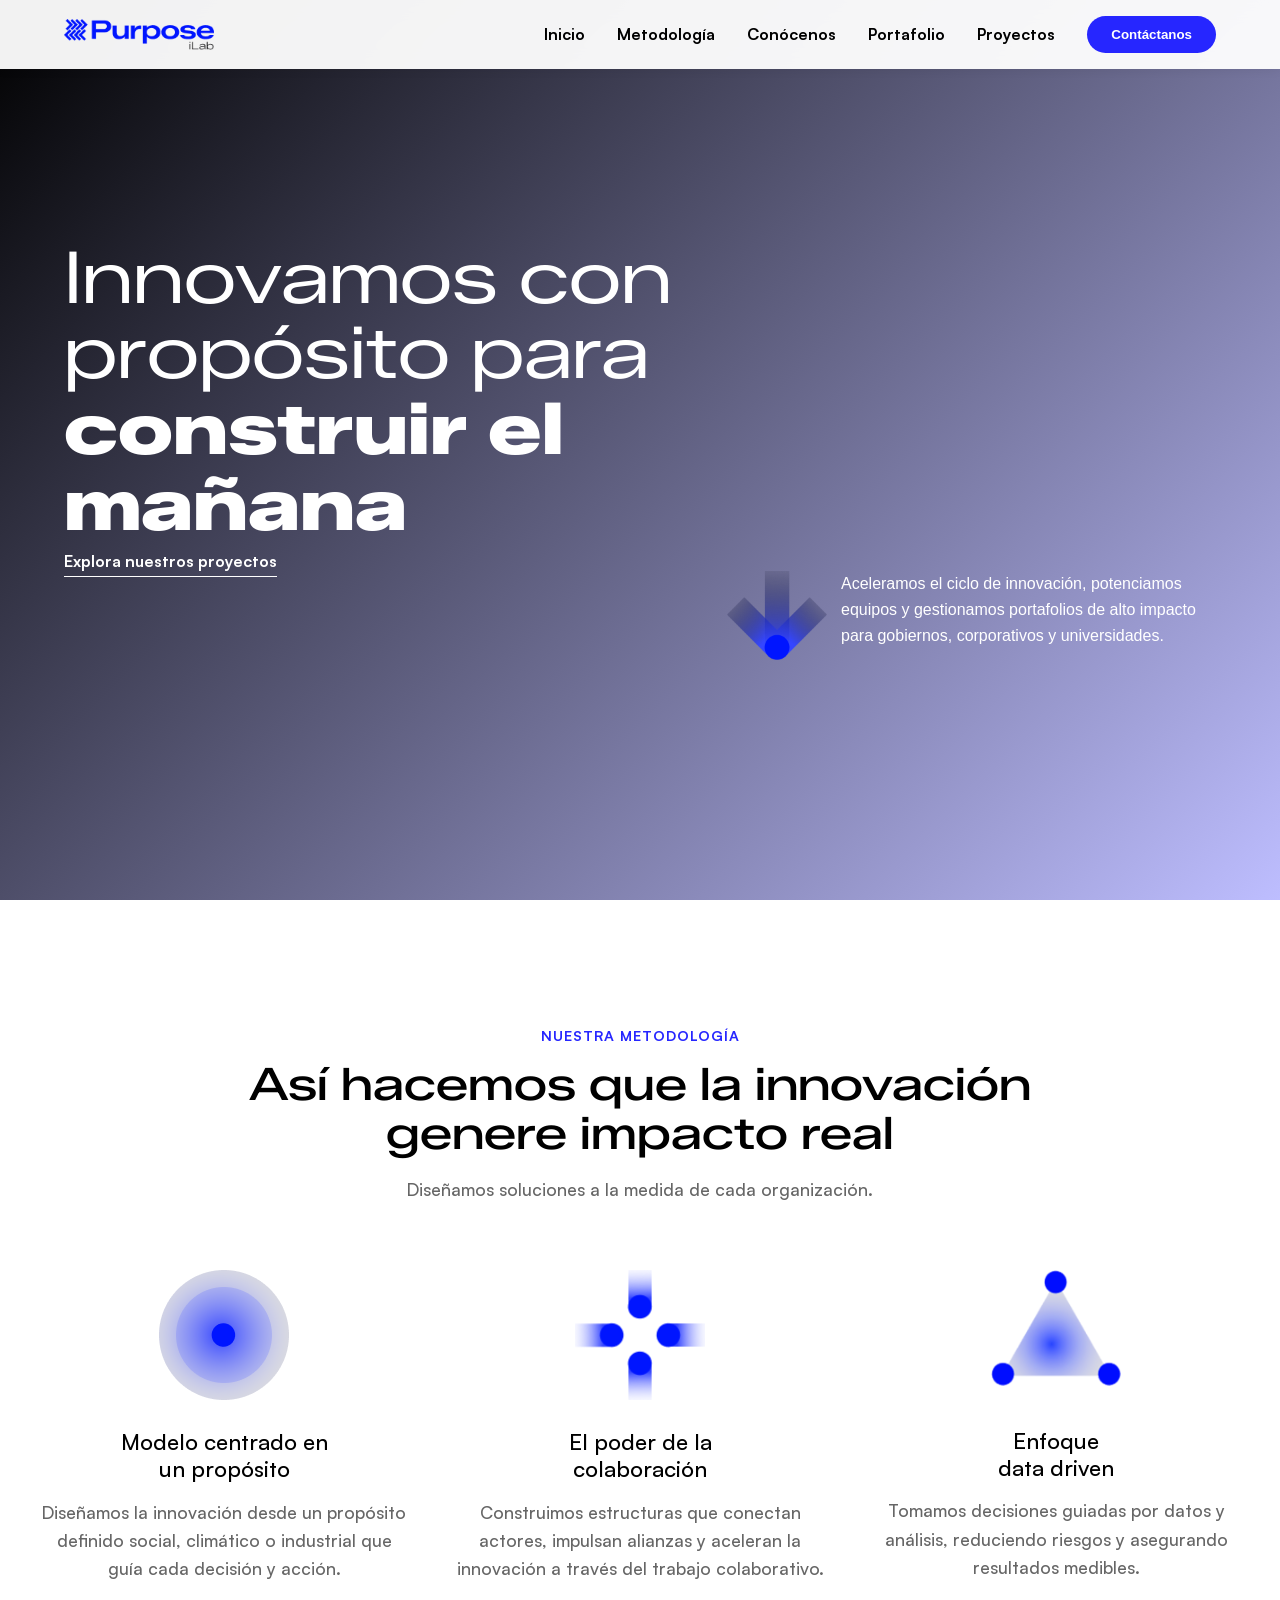
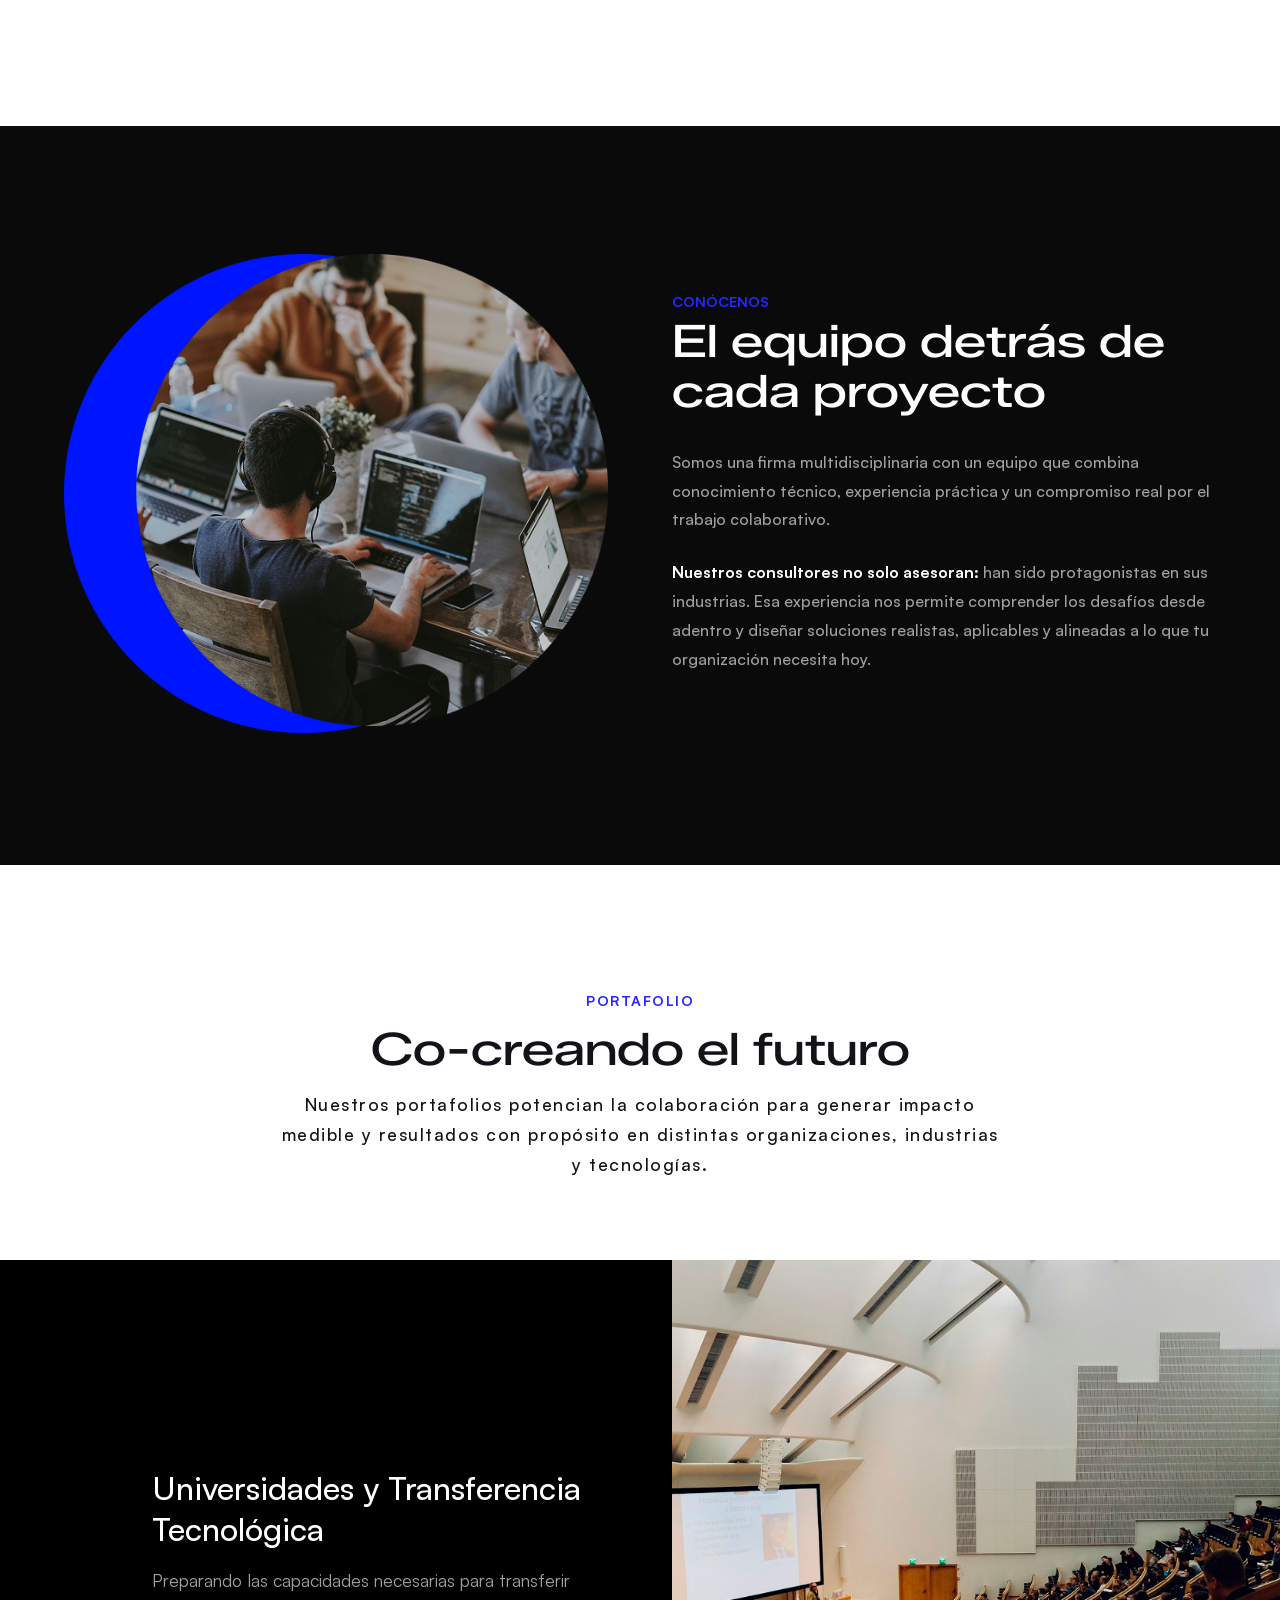
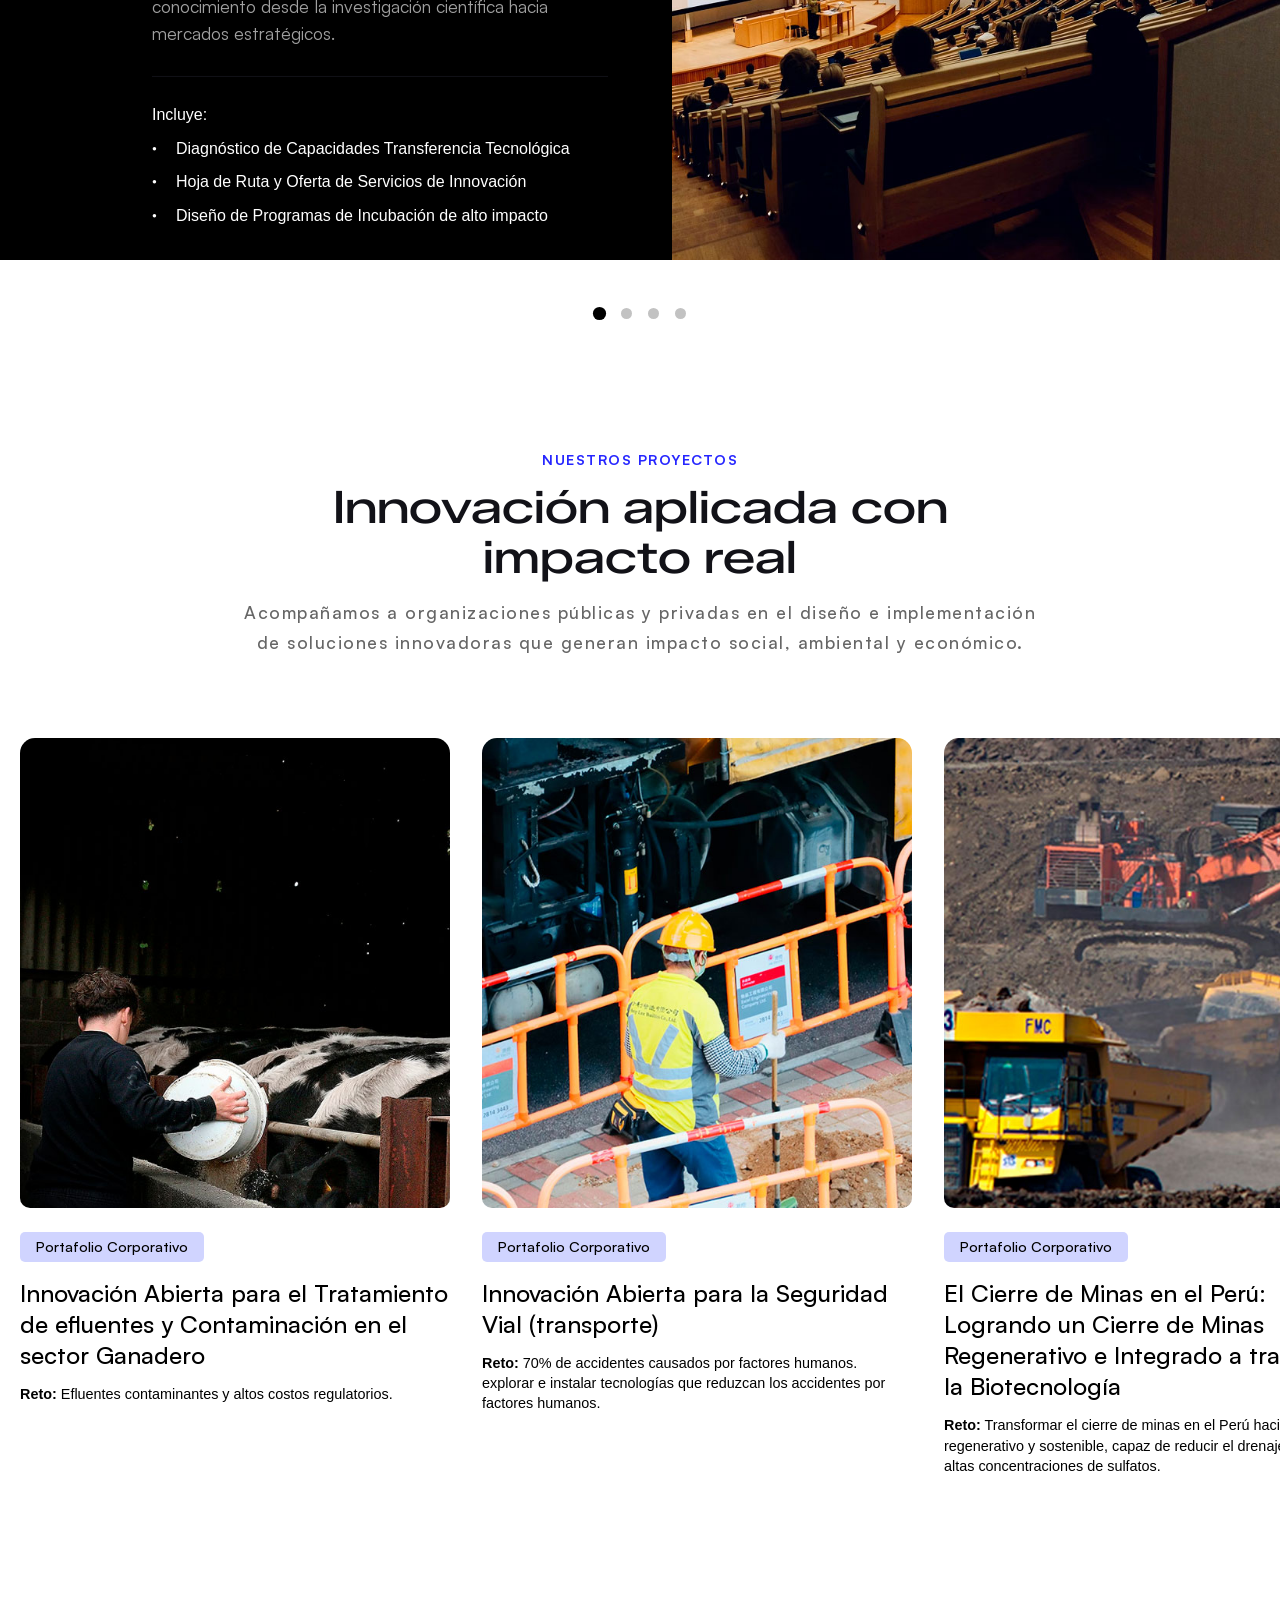
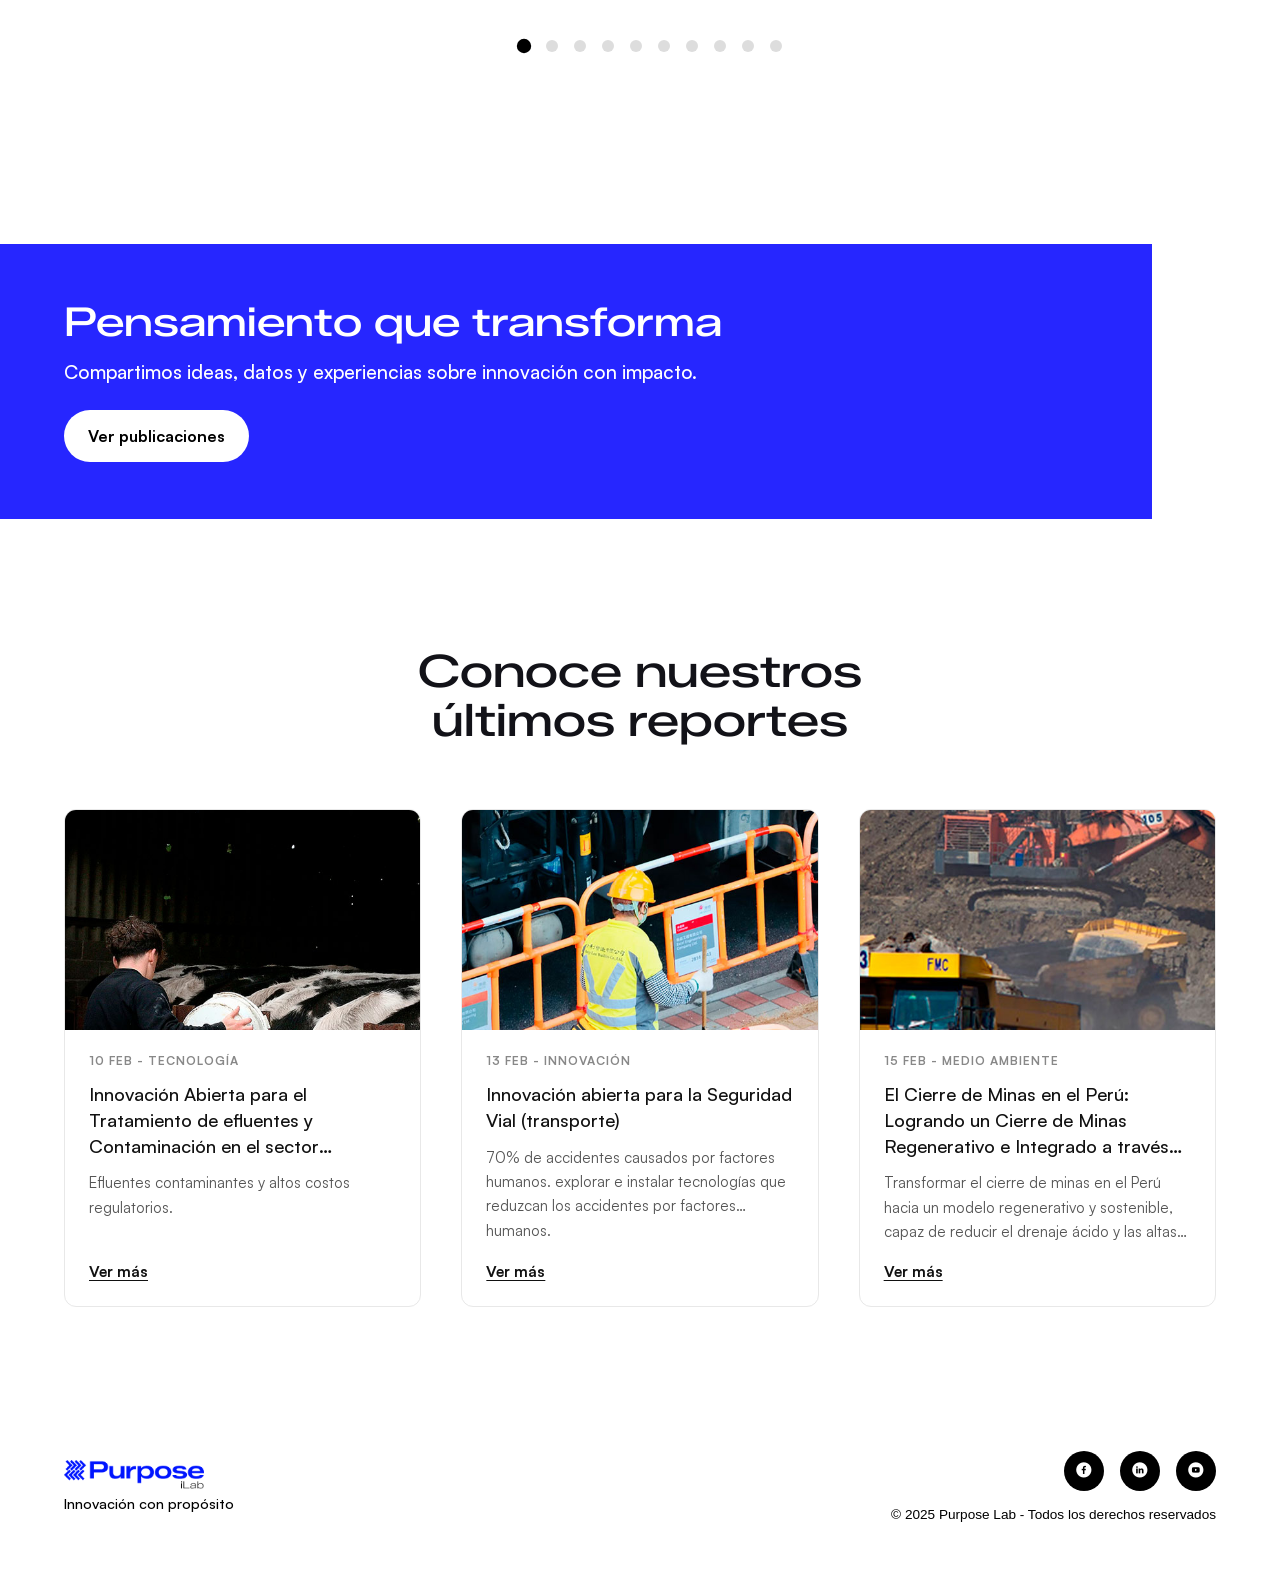
<file: index.html>
<!DOCTYPE html>
<html lang="es">
<head>
    <meta charset="UTF-8">
    <meta name="viewport" content="width=device-width, initial-scale=1.0">

    <!-- SEO básico -->
    <title>Purpose iLab | Innovación con Propósito</title>
    <meta name="description" content="Purpose iLab es una consultora de innovación latinoamericana que acelera el ciclo de innovación para gobiernos, corporativos y universidades. Especialistas en innovación abierta, transferencia tecnológica y políticas públicas con impacto social, ambiental y económico.">
    <meta name="keywords" content="innovación, innovación abierta, open innovation, transferencia tecnológica, políticas públicas, innovación corporativa, ecosistemas de innovación, consultoría de innovación, innovación con propósito, impacto social, impacto ambiental, economía circular, biotecnología, universidades, startups, aceleración, Perú, Latinoamérica, América Latina, Purpose Lab, Purpose iLab">
    <meta name="author" content="Purpose iLab">
    <meta name="robots" content="index, follow">
    <meta name="language" content="Spanish">
    <meta name="revisit-after" content="30 days">
    <link rel="canonical" href="https://www.purposeilab.com/">

    <!-- Open Graph / Facebook -->
    <meta property="og:type" content="website">
    <meta property="og:url" content="https://www.purposeilab.com/">
    <meta property="og:title" content="Purpose iLab | Innovación con Propósito">
    <meta property="og:description" content="Aceleramos el ciclo de innovación, potenciamos equipos y gestionamos portafolios de alto impacto para gobiernos, corporativos y universidades en América Latina.">
    <meta property="og:image" content="https://www.purposeilab.com/img/og-image.jpg">
    <meta property="og:image:width" content="1200">
    <meta property="og:image:height" content="630">
    <meta property="og:site_name" content="Purpose iLab">
    <meta property="og:locale" content="es_PE">

    <!-- Twitter Card -->
    <meta name="twitter:card" content="summary_large_image">
    <meta name="twitter:url" content="https://www.purposeilab.com/">
    <meta name="twitter:title" content="Purpose iLab | Innovación con Propósito">
    <meta name="twitter:description" content="Aceleramos el ciclo de innovación, potenciamos equipos y gestionamos portafolios de alto impacto para gobiernos, corporativos y universidades en América Latina.">
    <meta name="twitter:image" content="https://www.purposeilab.com/img/og-image.jpg">

    <!-- Favicon -->
    <link rel="icon" type="image/png" sizes="32x32" href="./img/favicon-32x32.png">
    <link rel="icon" type="image/png" sizes="16x16" href="./img/favicon-16x16.png">
    <link rel="apple-touch-icon" sizes="180x180" href="./img/apple-touch-icon.png">

    <!-- Preconnect para rendimiento -->
    <link rel="preconnect" href="https://fonts.googleapis.com">
    <link rel="preload" as="image" href="./img/logo.png">

    <link rel="stylesheet" href="./css/style.css?v11">
</head>
<body>
    <header>
        <nav>
            <a href="#inicio" class="logo">
                <img src="./img/logo.png" alt="Purpose iLab - Innovación con propósito" width="100%">
            </a>
            <ul class="nav-links">
                <li><a href="#inicio">Inicio</a></li>
                <li><a href="#metodologia">Metodología</a></li>
                <li><a href="#conocenos">Conócenos</a></li>                
                <li><a href="#portafolio">Portafolio</a></li>
                <li><a href="#proyectos">Proyectos</a></li>
                <li><button class="btn-contact" onclick="document.getElementById('contactanos').scrollIntoView({behavior: 'smooth'})">Contáctanos</button></li>
            </ul>
            <button class="mobile-menu-btn">☰</button>
        </nav>
    </header>

    <section id="inicio">
        <video class="video-background" autoplay muted loop playsinline>
            <source src="./video/video-portada.mp4?v2" type="video/mp4">
        </video>
        <div class="video-overlay"></div>
        <div class="hero-content">
            <div class="box-titulo">
                <h1>
                    Innovamos con <br> propósito para
                    <strong> construir el mañana</strong>                    
                </h1>
                <a href="#proyectos">Explora nuestros proyectos</a>                
            </div>
            <div class="box-bajada">
                <img src="./img/flecha-header.png" alt="" aria-hidden="true" width="100%">
                <p>
                    Aceleramos el ciclo de innovación, potenciamos equipos y gestionamos portafolios de alto impacto para gobiernos, corporativos y universidades.
                </p>
            </div>
        </div>
    </section>

    <section id="metodologia">
        <div class="section-content">
            <div class="metodologia-header">
                <p>NUESTRA METODOLOGÍA</p>
                <h2>Así hacemos que la innovación<br>genere impacto real</h2>
                <p class="bajada" style="color: #666; max-width: 600px; margin: 1rem auto;">
                    Diseñamos soluciones a la medida de cada organización.
                </p>
            </div>
            <div class="metodologia-grid">
                <div class="metodologia-card">
                    <img src="./img/bg-metodologia-1.png" alt="Modelo centrado en un propósito" width="100%">
                    <h3>Modelo centrado en<br>un propósito</h3>
                    <p>Diseñamos la innovación desde un propósito definido social, climático o industrial que guía cada decisión y acción.</p>
                </div>
                <div class="metodologia-card">
                    <img src="./img/bg-metodologia-2.png" alt="El poder de la colaboración" width="100%">
                    <h3>El poder de la<br>colaboración</h3>
                    <p>Construimos estructuras que conectan actores, impulsan alianzas y aceleran la innovación a través del trabajo colaborativo.</p>
                </div>
                <div class="metodologia-card">
                    <img src="./img/bg-metodologia-3.png?v2" alt="Enfoque data driven" width="100%" style="margin-bottom: 37px;">
                    <h3>Enfoque<br>data driven</h3>
                    <p>Tomamos decisiones guiadas por datos y análisis, reduciendo riesgos y asegurando resultados medibles.</p>
                </div>
            </div>
        </div>
    </section>

    <section id="conocenos">
        <div class="section-content">
            <div class="team-section">
                <div class="team-image">
                    <img src="./img/bg-conocenos.png" alt="Equipo multidisciplinario de Purpose iLab" width="100%">
                </div>
                <div class="team-text">
                    <h6>conócenos</h6>
                    <h2>El equipo detrás de cada proyecto</h2>
                    <p>
                        Somos una firma multidisciplinaria con un equipo que combina conocimiento técnico, experiencia práctica y un compromiso real por el trabajo colaborativo.
                    </p>
                    <p>
                        <span>Nuestros consultores no solo asesoran:</span> han sido protagonistas en sus industrias. Esa experiencia nos permite comprender los desafíos desde adentro y diseñar soluciones realistas, aplicables y alineadas a lo que tu organización necesita hoy.
                    </p>
                </div>
            </div>
        </div>
    </section>    

    <section id="portafolio">
        <div class="portafolio-header">
                <p>PORTAFOLIO</p>
                <h2>Co-creando el futuro</h2>
                <p style="max-width: 730px; margin: 1rem auto;" class="bajada-portafolio">
                    Nuestros portafolios potencian la colaboración para generar impacto medible y resultados con propósito en distintas organizaciones, industrias y tecnologías.
                </p>
            </div>
        <div class="section-content section-content-portafolio">            
            <div class="slider-container">
                <div class="slider-wrapper" id="portfolioSlider">
                    </div>                
            </div>            
        </div>
        <div class="portfolio-bullets" id="portfolioBullets">
            </div>
    </section>

    <section id="proyectos">
        <div class="section-content">
            <div class="proyectos-header">
                <p>NUESTROS PROYECTOS</p>
                <h2>Innovación aplicada con<br>impacto real</h2>
                <p style="color: #666; max-width: 800px; margin: 1rem auto;" class="bajada-proyectos">
                    Acompañamos a organizaciones públicas y privadas en el diseño e implementación de soluciones innovadoras que generan impacto social, ambiental y económico.
                </p>
            </div>
            <div class="proyectos-scroll-container">
                <div class="proyectos-wrapper" id="proyectosWrapper">
                    <div class="proyectos-track" id="proyectosTrack">
                        </div>
                </div>
                <div class="scroll-bullets" id="proyectosBullets">
                    </div>
            </div>
        </div>
    </section>

    <div class="project-detail" id="projectDetail">
        <header>
            <nav>
                <a href="#inicio" class="logo">
                    <img src="./img/logo.png" alt="Purpose iLab - Innovación con propósito" width="100%">
                </a>
                <ul class="nav-links">
                    <li><a href="#inicio">Inicio</a></li>
                    <li><a href="#conocenos">Conócenos</a></li>
                    <li><a href="#metodologia">Metodología</a></li>
                    <li><a href="#portafolio">Portafolio</a></li>
                    <li><a href="#proyectos">Proyectos</a></li>
                    <li><button class="btn-contact" onclick="document.getElementById('contactanos').scrollIntoView({behavior: 'smooth'})">Contáctanos</button></li>
                </ul>
                <button class="mobile-menu-btn">☰</button>
            </nav>
        </header>
        <button class="close-detail" onclick="closeProjectDetail()">×</button>
        <div class="project-detail-header"></div>
        <div class="project-detail-content">
            <div class="project-sidebar" id="projectSidebar">
            </div>
            <div class="project-main" id="projectMain">
            </div>
        </div>
        <div class="related-projects">
            <div class="section-content">
                <h2>Explora más proyectos</h2>
                <div class="related-grid" id="relatedGrid">
                </div>
            </div>
        </div>
        <section id="articulos-detail">
            <div class="section-content">
                <div class="articulos-grid" id="articulosGridDetail">
                </div>
            </div>
        </section>
        <section id="contactanos">
            <div class="cta-content">
                <div class="cta-text">
                    <h2>Pensamiento que transforma</h2>
                    <p>Compartimos ideas, datos y experiencias sobre innovación con impacto.</p>
                    <button class="btn-cta"><a href="https://medium.com/" target="_blank">Ver publicaciones</a></button>
                </div>
                <video src="./video/video-footer.mp4" width="100%" height="100%" autoplay muted loop></video>
            </div>
        </section>
        <footer>
            <div class="footer-content">
                <div>
                    <div class="footer-logo">
                        <img src="./img/logo.png" alt="" width="100%">
                    </div>
                    <p class="footer-text">Innovación con propósito para generar impacto real</p>
                </div>
                <div class="box-redes-footer">
                    <div class="social-links">
                        <div class="social-icon" id="facebook">f</div>
                        <div class="social-icon" id="linkedin">i</div>
                        <div class="social-icon" id="youtube">y</div>
                    </div>      
                    <p>
                        © 2025 Purpose Lab - Todos los derechos reservados
                    </p>
                </div>            
            </div>
        </footer>
    </div>

    <section id="contactanos">
        <div class="cta-content">
            <div class="cta-text">
                <h2>Pensamiento que transforma</h2>
                <p>Compartimos ideas, datos y experiencias sobre innovación con impacto.</p>
                <button class="btn-cta"><a href="https://medium.com/" target="_blank">Ver publicaciones</a></button>
            </div>
            <video src="./video/video-footer.mp4" width="100%" height="100%" autoplay muted loop></video>
        </div>
    </section>

    <section id="articulos">
        <div class="section-content">
            <div class="proyectos-header">
                <h2>Conoce nuestros <br> últimos reportes</h2>
            </div>
            <div class="articulos-grid" id="articulosGrid">
            </div>
        </div>
    </section>

    <footer>
        <div class="footer-content">
            <div>
                <div class="footer-logo">
                    <img src="./img/logo.png" alt="" width="100%">
                </div>
                <p class="footer-text">Innovación con propósito</p>
            </div>
            <div class="box-redes-footer">
                <div class="social-links">
                    <div class="social-icon" id="facebook">f</div>
                    <div class="social-icon" id="linkedin">i</div>
                    <div class="social-icon" id="youtube">y</div>
                </div>      
                <p>
                    © 2025 Purpose Lab - Todos los derechos reservados
                </p>
            </div>            
        </div>
    </footer>

    <!-- Schema.org structured data -->
    <script type="application/ld+json">
    {
        "@context": "https://schema.org",
        "@type": "Organization",
        "name": "Purpose iLab",
        "alternateName": "Purpose Lab",
        "url": "https://www.purposeilab.com",
        "logo": "https://www.purposeilab.com/img/logo.png",
        "description": "Consultora de innovación latinoamericana especializada en innovación abierta, transferencia tecnológica, innovación corporativa y políticas públicas con impacto social, ambiental y económico.",
        "foundingLocation": {
            "@type": "Country",
            "name": "Perú"
        },
        "areaServed": {
            "@type": "Place",
            "name": "América Latina"
        },
        "serviceType": [
            "Innovación Abierta",
            "Transferencia Tecnológica",
            "Innovación Corporativa",
            "Políticas Públicas de Innovación",
            "Ecosistemas de Innovación"
        ],
        "sameAs": [
            "https://www.linkedin.com/company/purposeilab",
            "https://medium.com/"
        ]
    }
    </script>

    <script src="js/main.js?v11"></script>
</body>
</html>
</file>
<file: css/style.css>
* {
            margin: 0;
            padding: 0;
            box-sizing: border-box;
            font-display: swap;
            font-style: normal;
            -webkit-font-smoothing: antialiased;
            -moz-osx-font-smoothing: grayscale;
        }

        :root {
            --primary-blue: #2626FF;
            --dark-bg: #0a0a0a;
            --text-white: #ffffff;
            --text-gray: #a0a0a0;
        }

@font-face {
    font-family: 'Icons Social Media 8';
    src: url('../fonts/IconsSocialMedia8.woff2') format('woff2'),
        url('../fonts/IconsSocialMedia8.woff') format('woff');
}

@font-face {
    font-family: 'Zalando Sans Expanded Regular';
    src: url('../fonts/ZalandoSansExpanded-Regular.woff2') format('woff2'),
        url('../fonts/ZalandoSansExpanded-Regular.woff') format('woff');
    font-weight: normal;
}

@font-face {
    font-family: 'Zalando Sans Expanded Medium';
    src: url('../fonts/ZalandoSansExpanded-Medium.woff2') format('woff2'),
        url('../fonts/ZalandoSansExpanded-Medium.woff') format('woff');
    font-weight: 500;
}

@font-face {
    font-family: 'Zalando Sans Expanded Black';
    src: url('../fonts/ZalandoSansExpanded-Black.woff2') format('woff2'),
        url('../fonts/ZalandoSansExpanded-Black.woff') format('woff');
    font-weight: 900;
    font-style: normal;
}

@font-face {
    font-family: 'Satoshi Regular';
    src: url('../fonts/Satoshi-Regular.woff2') format('woff2'),
        url('../fonts/Satoshi-Regular.woff') format('woff');
}

@font-face {
    font-family: 'Satoshi Medium';
    src: url('../fonts/Satoshi-Medium.woff2') format('woff2'),
        url('../fonts/Satoshi-Medium.woff') format('woff');
    font-weight: 500;
}

@font-face {
    font-family: 'Satoshi Bold';
    src: url('../fonts/Satoshi-Bold.woff2') format('woff2'),
        url('../fonts/Satoshi-Bold.woff') format('woff');
    font-weight: bold;
}

        body {
            font-family: -apple-system, BlinkMacSystemFont, 'Segoe UI', Roboto, Oxygen, Ubuntu, Cantarell, sans-serif;
            color: var(--text-white);
            overflow-x: hidden;
        }

        /* HEADER */
        header {
            position: fixed;
            top: 0;
            left: 0;
            right: 0;
            z-index: 1000;
            background: rgba(255, 255, 255, 0.95);
            backdrop-filter: blur(10px);
            padding: 1rem 5%;
            box-shadow: 0 2px 10px rgba(0,0,0,0.05);
        }

        nav {
            display: flex;
            justify-content: space-between;
            align-items: center;
            max-width: 1400px;
            margin: 0 auto;
        }

        .logo {
            display: flex;
            align-items: center;
            gap: 8px;
            font-size: 1.3rem;
            font-weight: 700;
            color: #000;
            text-decoration: none;
        }
            .logo img{
                max-width: 150px;
            }

        .logo-icon {
            width: 24px;
            height: 24px;
            background: var(--primary-blue);
            border-radius: 4px;
        }

        .nav-links {
            display: flex;
            gap: 2rem;
            list-style: none;
            align-items: center;
        }

        .nav-links a {
            color: #000;
            text-decoration: none;
            font: 1rem/1.2 'Satoshi Bold';
            transition: color 0.3s;
            cursor: pointer;
        }

        .nav-links a:hover {
            color: var(--primary-blue);
        }

        .btn-contact {
            background: var(--primary-blue);
            color: white;
            padding: 0.7rem 1.5rem;
            border-radius: 25px;
            border: none;
            font-weight: 600;
            cursor: pointer;
            transition: transform 0.2s;
        }

        .btn-contact:hover {
            transform: translateY(-2px);
        }

        /* HERO SECTION */
        #inicio {
            position: relative;
            height: 100vh;
            display: flex;
            align-items: center;
            justify-content: center;
            overflow: hidden;
        }

        .video-background {
            position: absolute;
            top: 0;
            left: 0;
            width: 100%;
            height: 100%;
            object-fit: cover;
            z-index: -1;
        }

        .video-overlay {
            position: absolute;
            top: 0;
            left: 0;
            width: 100%;
            height: 100%;
            background: linear-gradient(135deg, rgb(0 0 0) 0%, rgba(38, 38, 255, 0.3) 100%);
            z-index: 0;
        }

        .hero-content {
            box-sizing: border-box;
            position: relative;
            z-index: 1;
            max-width: 1400px;
            padding: 0;
            width: 100%;
        }

        .box-titulo{
            max-width: 700px;
        }

            .hero-content h1 {
                margin-bottom: 10px;
                font: 4.5rem/1.05 'Zalando Sans Expanded Regular';
            }
                .hero-content h1 strong{
                    display: block;
                    font-family: 'Zalando Sans Expanded Black';
                }
            .box-titulo a{
                border-bottom: 1px solid #fff;
                color: #fff;
                font: 1rem/1.2 'Satoshi Bold';
                padding-bottom: 5px;
                text-decoration: none;
            }
        .box-bajada{
            float: right;
            max-width: 500px;
            padding-top: 150px;
        }
            .box-bajada img{
                display: inline-block;
                margin: 0 10px;
                max-width: 100px;
                vertical-align: top;
            }
            .box-bajada p{
                display: inline-block;
                font-size: 1rem;
                max-width: 375px;
                line-height: 1.6;
                vertical-align: top;
            }
                .box-bajada p b{
                    display: block;
                    font-weight: 600;
                }

        .hero-content h1 strong {
            font-weight: 700;
        }

        .hero-subtitle {
            font-size: 1.1rem;
            color: rgba(255,255,255,0.9);
            max-width: 600px;
            line-height: 1.6;
        }

        /* CONOCENOS SECTION */
        #conocenos {
            background: var(--dark-bg);
            padding: 8rem 5%;
        }

        .section-content {
            max-width: 1200px;
            margin: 0 auto;
        }

        .team-section {
            display: grid;
            grid-template-columns: 1fr 1fr;
            gap: 4rem;
            align-items: center;
        }

        .team-image {
            position: relative;
        }

        .team-image img {
            width: 100%;
            border-radius: 20px;
            position: relative;
            z-index: 1;
        }

        .blue-circle {
            position: absolute;
            width: 200px;
            height: 200px;
            background: var(--primary-blue);
            border-radius: 50%;
            left: -50px;
            top: 50%;
            transform: translateY(-50%);
            z-index: 0;
        }

        .team-text h2 {
            font: 2.8rem/1.1 'Zalando Sans Expanded Medium';
            margin-bottom: 2rem;
        }

        .team-text p {
            color: var(--text-gray);
            font: 1rem/1.8 'Satoshi Medium';
            margin-bottom: 1.5rem;
        }

            .team-text p span{
                color: #fff;
                font-family: 'Satoshi Bold';
            }

        .team-text h6 {
            color: #2627ff;
            font: .9rem/1.1 'Satoshi Bold';
            margin-bottom: 0.5rem;
            text-transform: uppercase;
        }

        /* METODOLOGIA SECTION */
        #metodologia {
            background: #fff;
            padding: 8rem 0rem 9rem;
            color: #000;
        }

        .metodologia-header {
            text-align: center;
            margin-bottom: 4rem;
        }

        .metodologia-header p {
            font: .9rem/1.1 'Satoshi Bold';
            color: var(--primary-blue);
            margin-bottom: 1rem;
            letter-spacing: 1px;
        }

        .metodologia-header p.bajada{
            font: 1.1rem/1.8 'Satoshi Medium';
            letter-spacing: normal;
        }

        .metodologia-header h2 {
            font: 2.8rem/1.1 'Zalando Sans Expanded Medium';
            margin-bottom: 1rem;
        }

        .metodologia-grid {
            display: grid;
            grid-template-columns: repeat(3, 1fr);
            gap: 3rem;
            max-width: 1200px;
            margin: 0 auto;
        }

        .metodologia-card {
            text-align: center;
        }

        .metodologia-card img {
            max-width: 130px;
            margin: 0 auto 1.5rem;
        }

        .metodologia-icon {
            width: 80px;
            height: 80px;
            margin: 0 auto 1.5rem;
            background: var(--primary-blue);
            border-radius: 50%;
            display: flex;
            align-items: center;
            justify-content: center;
            opacity: 0.2;
        }

        .metodologia-card h3 {
            font: 1.4rem/1.2 'Satoshi Medium';
            margin-bottom: 1rem;
        }

        .metodologia-card p {
            color: #666;
            font: 1.1rem/1.6 'Satoshi Medium';
        }

        /* PORTAFOLIO SECTION */
        #portafolio {            
            padding: 0;
            padding-bottom: 5px;
            padding-top: 4rem;
            overflow: hidden;
        }

        .portafolio-header {
            background: #fff;
            text-align: center;
            padding-bottom: 4rem;
            padding-top: 4rem;
        }

        .portafolio-header p {
            font: .9rem / 1.1 'Satoshi Bold';
            text-transform: uppercase;
            color: var(--primary-blue);
            margin-bottom: 1rem;
                letter-spacing: 1.5px;
        }

        .portafolio-header h2 {
            color: rgba(18, 18, 24, 1);
            font: 2.8rem/1.1 'Zalando Sans Expanded Medium';
        }

        p.bajada-portafolio {
            color: rgba(18, 18, 24, 1);
            font: 1.1rem/1.7 'Satoshi Medium';
            text-transform: none;
        }

        .section-content-portafolio{
            background-color: #000;
            margin: 0 auto;
            max-width: inherit;
        }

        .slider-container {            
            position: relative;
            height: 600px;
            margin: 0 auto;
        }

        .slider-wrapper {
            position: relative;
            height: 100%;
            overflow: hidden;
        }

        .slide {
            position: absolute;
            top: 0;
            left: 0;
            width: 100%;
            height: 100%;
            display: grid;
            grid-template-columns: 1fr 1fr;
            gap: 4rem;
            align-items: center;
            transform: translateX(100%);
            opacity: 0;
            transition: transform 0.8s cubic-bezier(0.25, 0.46, 0.45, 0.94), opacity 0.8s ease;
            z-index: 1;
        }

        .slide.active {
            transform: translateX(0);
            opacity: 1;
            z-index: 3;
        }

        .slide.previous {
            transform: translateX(0);
            opacity: 1;
            z-index: 2;
        }

        .slide.exiting {
            transform: translateX(-100%);
            opacity: 0;
            z-index: 2;
        }

        .slide-text{
            transform: translate(0, 25%);
            padding-left: 25%;
        }

        .slide-text h3 {
            font: 1.2rem/1.3 'Satoshi Medium';
            font-size: 2rem;
            margin-bottom: 1rem;
        }

        .slide-text p {
            border-bottom: 1px solid rgba(18, 18, 24, 1);
            padding-bottom: 30px;
            color: var(--text-gray);
            font: 1.1rem/1.5 'Satoshi Regular';
            margin-bottom: 1.5rem;
        }

        .slide-text ul {
            list-style: none;
            padding-left: 0;
        }

        .slide-text li {
            color: #fff;
            line-height: 1.8;
            margin-bottom: 0.3rem;
            padding-left: 1.5rem;
            position: relative;
        }
            .slide-text li:nth-child(1) {
                padding: 0;
            }
            .slide-text li:nth-child(1):before {
                display: none;
            }

        .slide-text li:before {
            content: "●";
            position: absolute;
            left: 0;
            color: #fff;
            font-size: 0.5rem;
            top: 25%;
        }

        .slide-image {
            width: 100%;
            height: 100%;
            overflow: hidden;
        }

        .slide-image img {
            width: 100%;
            height: 100%;
            object-fit: cover;
        }

        .portfolio-bullets {
            display: flex;
            justify-content: center;
            gap: 1rem;
            margin-top: 3rem;
        }

        .portfolio-bullet,
        .bullet {
            width: 11px;
            height: 11px;
            border-radius: 50%;
            background: #c2c2c2;
            cursor: pointer;
            transition: all 0.3s;
            border: none;
            padding: 0;
        }

        .portfolio-bullet.active,
        .bullet.active {
            background: #000;
            transform: scale(1.2);
        }

        /* PROYECTOS SECTION */
        #proyectos {
            background: #fff;
            padding: 8rem 0;
            color: #000;
        }

        #proyectos .section-content {
            max-width: inherit;
            margin: 0 auto;
        }

        .proyectos-header {
            text-align: center;
            margin-bottom: 4rem;
        }

        .proyectos-header p {
            font: .9rem / 1.1 'Satoshi Bold';
            text-transform: uppercase;
            color: var(--primary-blue);
            font-weight: 600;
            margin-bottom: 1rem;
            letter-spacing: 1.5px;
        }

        .proyectos-header h2 {
            color: rgba(18, 18, 24, 1);
            font: 2.8rem / 1.1 'Zalando Sans Expanded Medium';
            margin-bottom: 1rem;
        }

        p.bajada-proyectos {
            color: rgba(18, 18, 24, 1);
            font: 1.1rem / 1.7 'Satoshi Medium';
            text-transform: none;
        }

        .proyectos-scroll-container {
            padding: 0 0 0 20px;
            position: relative;
            /*max-width: 1400px;*/
            margin: 0 auto;
        }

        .proyectos-wrapper {
            overflow-x: auto;
            overflow-y: hidden;
            scroll-behavior: smooth;
            scrollbar-width: none;
            -ms-overflow-style: none;
            -webkit-overflow-scrolling: touch;
            scroll-snap-type: x proximity;
            will-change: scroll-position;
        }

        .proyectos-wrapper::-webkit-scrollbar {
            display: none;
        }

        .proyectos-track {
            display: flex;
            gap: 2rem;
            padding: 1rem 0;
            padding-left: 5%;
            padding-right: 5%;
        }

        .proyecto-card {
            flex: 0 0 430px;
            cursor: pointer;
            border-radius: 15px;
            overflow: hidden;
            transition: transform 0.3s;
            scroll-snap-align: start;
        }

        .proyecto-card:hover {
            /*transform: translateY(-10px);*/
        }

        .proyecto-image {
            border-radius: 10px;
            width: 100%;
            height: 470px;
            overflow: hidden;
        }

        .proyecto-image img {
            width: 100%;
            height: 100%;
            object-fit: cover;
        }

        .proyecto-info {
            padding: 1.5rem 0;
        }

        .proyecto-tag {
            display: inline-block;
            background: #D0D4FF;
            color: #000;
            padding: 0.4rem 1rem;
            border-radius: 5px;
            font: .9rem / 1.2 'Satoshi Medium';
            margin-bottom: 1rem;
        }

        .proyecto-info h3 {
            color: #000;
            font: 1.5rem / 1.3 'Satoshi Medium';
            margin-bottom: 0.8rem;
        }

        .proyecto-reto {
            font-size: 0.9rem;
            color: #000;
            line-height: 1.4;
        }

        .scroll-bullets {
            display: flex;
            justify-content: center;
            gap: 1rem;
            margin-top: 2rem;
        }

        .bullet {
            width: 12px;
            height: 12px;
            border-radius: 50%;
            background: #ddd;
            cursor: pointer;
            transition: all 0.3s;
        }

        .bullet.active {
            /*background: var(--primary-blue);
            transform: scale(1.3);*/
        }

        /* PROJECT DETAIL VIEW */
        .project-detail {
            display: none;
            position: fixed;
            top: 0;
            left: 0;
            right: 0;
            bottom: 0;
            background: #fff;
            z-index: 2000;
            overflow-y: auto;
        }

        .project-detail.active {
            display: block;
        }

        .project-detail-header {
            padding: 5rem 5% 3rem;            
        }

        .close-detail {
            position: fixed;
            top: 100px;
            right: 5%;
            width: 40px;
            height: 40px;
            background: var(--primary-blue);
            color: white;
            border: none;
            border-radius: 50%;
            cursor: pointer;
            font-size: 1.5rem;
            display: flex;
            align-items: center;
            justify-content: center;
            z-index: 100;
        }

        .project-detail-content {
            border-bottom: 1px solid #c2c2c2;
            max-width: 1200px;
            margin: 0 auto;
            padding: 4rem 5%;
            display: grid;
            grid-template-columns: 300px 1fr;
            gap: 4rem;
            color: #000;
        }

        .project-sidebar {
            position: sticky;
            top: 120px;
            align-self: start;
        }

        .project-sidebar h1 {
            font: 1.5rem / 1.5 'Satoshi Medium';
            margin-bottom: 1.5rem;
        }

        .project-main {
            padding-top: 0;
        }

        .project-main h3 {
            font: 1.2rem / 1.5 'Satoshi Medium';
            margin: 2rem 0 1rem;
        }

            .project-main h3 strong {
                font-family: 'Satoshi Bold';
            }

        .project-main img {
            width: 100%;
            border-radius: 15px;
            margin: 2rem 0;
        }

        .project-main p {
            line-height: 1.8;
            color: #333;
            margin-bottom: 1.5rem;
        }

        /* RELATED PROJECTS */
        .related-projects {           
            padding: 6rem 5%;
        }

        .related-projects h2 {
            font-size: 2.5rem;
            margin-bottom: 3rem;
            color: #000;
        }

        .related-grid {
            display: grid;
            grid-template-columns: repeat(3, 1fr);
            gap: 2rem;
            max-width: 1400px;
        }

        /* CTA SECTION */
        #contactanos {
            padding: 4rem 0;
        }

        .cta-content {
            box-sizing: border-box;
            max-width: 90%;
            margin: 0;
            display: flex;
            justify-content: space-between;
            align-items: center;
            background: var(--primary-blue);
            padding: 0 0 0 5%;
        }

        .cta-text h2 {
            font: 2.5rem / 1.1 'Zalando Sans Expanded Medium';
            margin-bottom: 1rem;
        }

        .cta-text p {
            font: 1.2rem / 1.3 'Satoshi Medium';
        }

        .cta-content img{
            max-width: 300px;
            margin-right: -12%;
        }

        .cta-content video{
            border-radius: 150px;
            max-width: 300px;
            margin-right: -10%;
            height: 275px;
            width: 275px;
            object-fit: cover;
        }

        .btn-cta {
            background: white;
            color: #000;
            padding: 1rem 1.5rem;
            border-radius: 30px;
            border: none;
            font: 1rem / 1.3 'Satoshi Bold';
            cursor: pointer;
            transition: transform 0.2s;
            margin-top: 25px;
        }
            .btn-cta a{
                color: #000;
                text-decoration: none;
            }

        .btn-cta:hover {
            transform: scale(1.05);
        }

        /* FOOTER */
        footer {
            padding: 3rem 5%;
        }

        .footer-content {
            max-width: 1350px;
            margin: 0;
            display: flex;
            justify-content: space-between;
            align-items: center;
        }

        .footer-logo {
            display: flex;
            align-items: center;
            gap: 10px;
            font-size: 1.2rem;
            font-weight: 700;
        }

            .footer-logo img{
                max-width: 140px;
            }

        .footer-text {
            color: #000;
            font: .9rem/1.3 'Satoshi Medium';
            margin-top: 5px;
        }

        .box-redes-footer {
            display: flex;
            flex-direction: column;
            align-items: end;
            gap: 1rem;
        }
            .box-redes-footer p{
                color: #000;
                font-size: 0.85rem;
            }

        .social-links {
            display: flex;
            gap: 1rem;
        }

        .social-icon {
            width: 40px;
            height: 40px;
            background: #000;
            font: 1rem/1.1 'Icons Social Media 8';
            border-radius: 50%;
            display: flex;
            align-items: center;
            justify-content: center;
            cursor: pointer;
            transition: background 0.3s;
        }

        .social-icon:hover {
            background: var(--primary-blue);
        }

        /* MOBILE MENU */
        .mobile-menu-btn {
            display: none;
            background: none;
            border: none;
            font-size: 1.5rem;
            cursor: pointer;
            color: #000;
        }

        .nav-links.mobile-open {
            display: flex;
            flex-direction: column;
            position: absolute;
            top: 100%;
            left: 0;
            right: 0;
            background: white;
            padding: 2rem;
            box-shadow: 0 5px 20px rgba(0,0,0,0.1);
            gap: 1.5rem;
        }

        .nav-links.mobile-open .btn-contact {
            width: 100%;
        }

        @media (max-width: 768px){

            .hero-content{
                height: 70vh;
                padding: 0 5%;
                position: relative;
            }
                .box-bajada{
                    bottom: 0;
                    position: absolute;                    
                    right: 0;
                }
            .metodologia-grid{
                padding: 0 5%;
            }
            #contactanos .cta-content{
                padding: 0;
                max-width: 85%;
            }
                .cta-text{
                    /*order: 2;*/
                    padding-left: 20px;
                }
                .cta-content video{
                    margin-right: 0;
                }
            .footer-logo img{
                max-width: 160px;
                display: block;
                margin: 0 auto;
            }
            .box-redes-footer{
                align-items: center;
            }

            .nav-links {
                display: none;
            }

            .mobile-menu-btn {
                display: block;
            }

            .hero-content h1 {
                font-size: 2rem;
            }

            .proyecto-card {
                flex: 0 0 80vw;
            }

            .footer-content {
                flex-direction: column;
                gap: 2rem;
                text-align: center;
            }

            #contactanos .cta-content video{
                margin-right: -17%;
            }

        }


        /* RESPONSIVE */
        @media (max-width: 1024px) {
            .hero-content h1 {
                font-size: 3rem;
            }

            .team-section {
                grid-template-columns: 1fr 1fr;
            }

            .slide {
                display: flex;
                flex-direction: column;
                gap: 0;
                align-items: stretch;
            }

            .slide-image {
                order: 1;
                width: 100%;
                height: 50vh;
                min-height: 400px;
            }

            .slide-text {
                order: 2;
                transform: none;
                padding: 2rem 5%;
                background: #000;
            }

            .hero-content{
                height: 65vh;
            }
                .box-bajada{
                    bottom: 0;
                    position: absolute;                    
                    right: 0;
                }

            .slider-container {
                height: 800px;
            }

            .slider-wrapper {
                height: 800px;
            }

            .metodologia-grid {
                grid-template-columns: 1fr;
            }

            .project-detail-content {
                grid-template-columns: 1fr;
            }

            .project-sidebar {
                position: relative;
                top: 0;
            }

            .related-grid {
                grid-template-columns: 1fr;
            }

            .cta-content {
                max-width: 88%;
                /*flex-direction: column;
                gap: 2rem;
                text-align: center;*/
            }
                .cta-content video{
                    margin-right: -14%;
                }
        }    
        
        @media (max-width: 640px){
            .hero-content{
                height: 79vh;
                position: relative;
            }
            .hero-content .box-bajada{
                bottom: 0;
                padding: 0 10px;
                position: absolute;
            }
                .hero-content h1 {
                    font-size: 2.6rem;
                }
            #conocenos{
                padding: 8rem 5% 4rem;
            }
            .team-section{
                grid-template-columns: 1fr;
            }
            .team-text{
                text-align: center;
            }
                .team-text h2{
                    font-size: 2rem;
                }
            #metodologia{
                padding: 4rem 0rem 9rem;
            }   
                .metodologia-header h2{
                    font-size: 2rem;
                }
                #metodologia .section-content{
                    padding: 0 10px;
                }
                .metodologia-header p.bajada{
                    line-height: 1.5;
                }
            .portafolio-header{
                padding: 0 10px;
            }
            .portafolio-header h2{
                font-size: 2rem;
            }

            .section-content-portafolio{
                background-color: transparent;
                padding: 0 10px;
            }

            /* Slider de portafolio en mÃƒÂ³vil pequeÃƒÂ±o */
            .slider-container {
                height: 115vh;
            }

            .slider-wrapper {
                border-radius: 20px;
                height: 100%;
            }

            .slide-image {
                height: 300px;
                min-height: 300px;
            }

            .slide-text {
                border-bottom-left-radius: 20px;
                border-bottom-right-radius: 20px;
                padding: 1.5rem 5% 2rem;
            }

            .slide-text h3 {
                font-size: 1.5rem;
                margin-bottom: 1rem;
            }

            .slide-text p {
                font-size: 1rem;
                padding-bottom: 20px;
            }

            .slide-text li {
                font-size: 0.9rem;
            }

            #proyectos{
                padding: 8rem 0 11rem;
            }

            .proyecto-card {
                flex: 0 0 82vw;
            }

            .proyecto-image {
                height: 280px;
            }

            #contactanos{
                padding: 0 0 2rem;
                position: relative;
            }
                #contactanos .cta-content{
                    background: transparent;
                    box-sizing: border-box;
                    margin: 0 auto;
                    max-width: 100%;
                    padding: 0 0 40px;      
                }
                .cta-text h2{
                    font-size: 2rem;
                    padding: 0 5px;
                }
                .cta-content video{
                    order: 1;
                    margin: 0;
                    top: -23%;
                    z-index: 1;
                    width: 300px;
                    height: 300px;
                    max-width: inherit;
                    position: absolute;
                    left: 50%;
                    transform: translate(-50%);
                }
                .cta-content .cta-text{
                    order: 2;
                    background: var(--primary-blue);
                    padding: 200px 0 40px;
                    max-width: 100%;
                    text-align: center;
                }
            .footer-logo{
                display: block;
            }
                .footer-logo img {
                    max-width: 160px;
                }
                .footer-text{
                    font-size: 1rem;
                }
            .box-redes-footer{
                align-items: center;
            }
        }

        @media (max-height: 900px) {

            .hero-content{
                padding: 0 5%;
            }
            .box-bajada{
                padding-top: 0;
            }
        }


        /* ARTICLES SECTION */
        #articulos,
        #articulos-detail {
            background: #fff;
            padding: 4rem 5% 6rem;
            color: #000;
        }

        #articulos .section-content,
        #articulos-detail .section-content {
            max-width: 1200px;
            margin: 0 auto;
        }

        .articulos-grid {
            display: grid;
            grid-template-columns: repeat(3, 1fr);
            gap: 2.5rem;
        }

        .articulo-card {
            border: 1px solid #e8e8e8;
            border-radius: 12px;
            overflow: hidden;
            display: flex;
            flex-direction: column;
            background: #fff;
            transition: box-shadow 0.3s;
        }

        .articulo-card:hover {
            box-shadow: 0 8px 30px rgba(0,0,0,0.1);
        }

        .articulo-image {
            width: 100%;
            height: 220px;
            overflow: hidden;
        }

        .articulo-image img {
            width: 100%;
            height: 100%;
            object-fit: cover;
            transition: transform 0.4s;
        }

        .articulo-card:hover .articulo-image img {
            transform: scale(1.05);
        }

        .articulo-info {
            padding: 1.5rem;
            display: flex;
            flex-direction: column;
            flex: 1;
        }

        .articulo-meta {
            font: 0.75rem/1.2 'Satoshi Bold';
            color: #888;
            letter-spacing: 1px;
            text-transform: uppercase;
            margin-bottom: 0.8rem;
        }

        .articulo-info h3 {
            font: 1.15rem/1.4 'Satoshi Medium';
            color: #111;
            margin-bottom: 0.8rem;
            display: -webkit-box;
            -webkit-line-clamp: 3;
            -webkit-box-orient: vertical;
            overflow: hidden;
        }

        .articulo-info p {
            font: 0.95rem/1.6 'Satoshi Regular';
            color: #555;
            flex: 1;
            display: -webkit-box;
            -webkit-line-clamp: 3;
            -webkit-box-orient: vertical;
            overflow: hidden;
            margin-bottom: 1.2rem;
        }

        .articulo-link {
            font: 0.95rem/1.2 'Satoshi Bold';
            color: #111;
            text-decoration: underline;
            text-underline-offset: 3px;
            align-self: flex-start;
            transition: color 0.2s;
        }

        .articulo-link:hover {
            color: var(--primary-blue);
        }

        @media (max-width: 1024px) {
            .articulos-grid {
                grid-template-columns: repeat(2, 1fr);
            }
        }

        @media (max-width: 640px) {
            #articulos,
            #articulos-detail {
                padding: 3rem 5% 4rem;
            }
            .articulos-grid {
                grid-template-columns: 1fr;
            }
        }

        /* SMOOTH SCROLL */
        html {
            scroll-behavior: smooth;
        }
</file>
